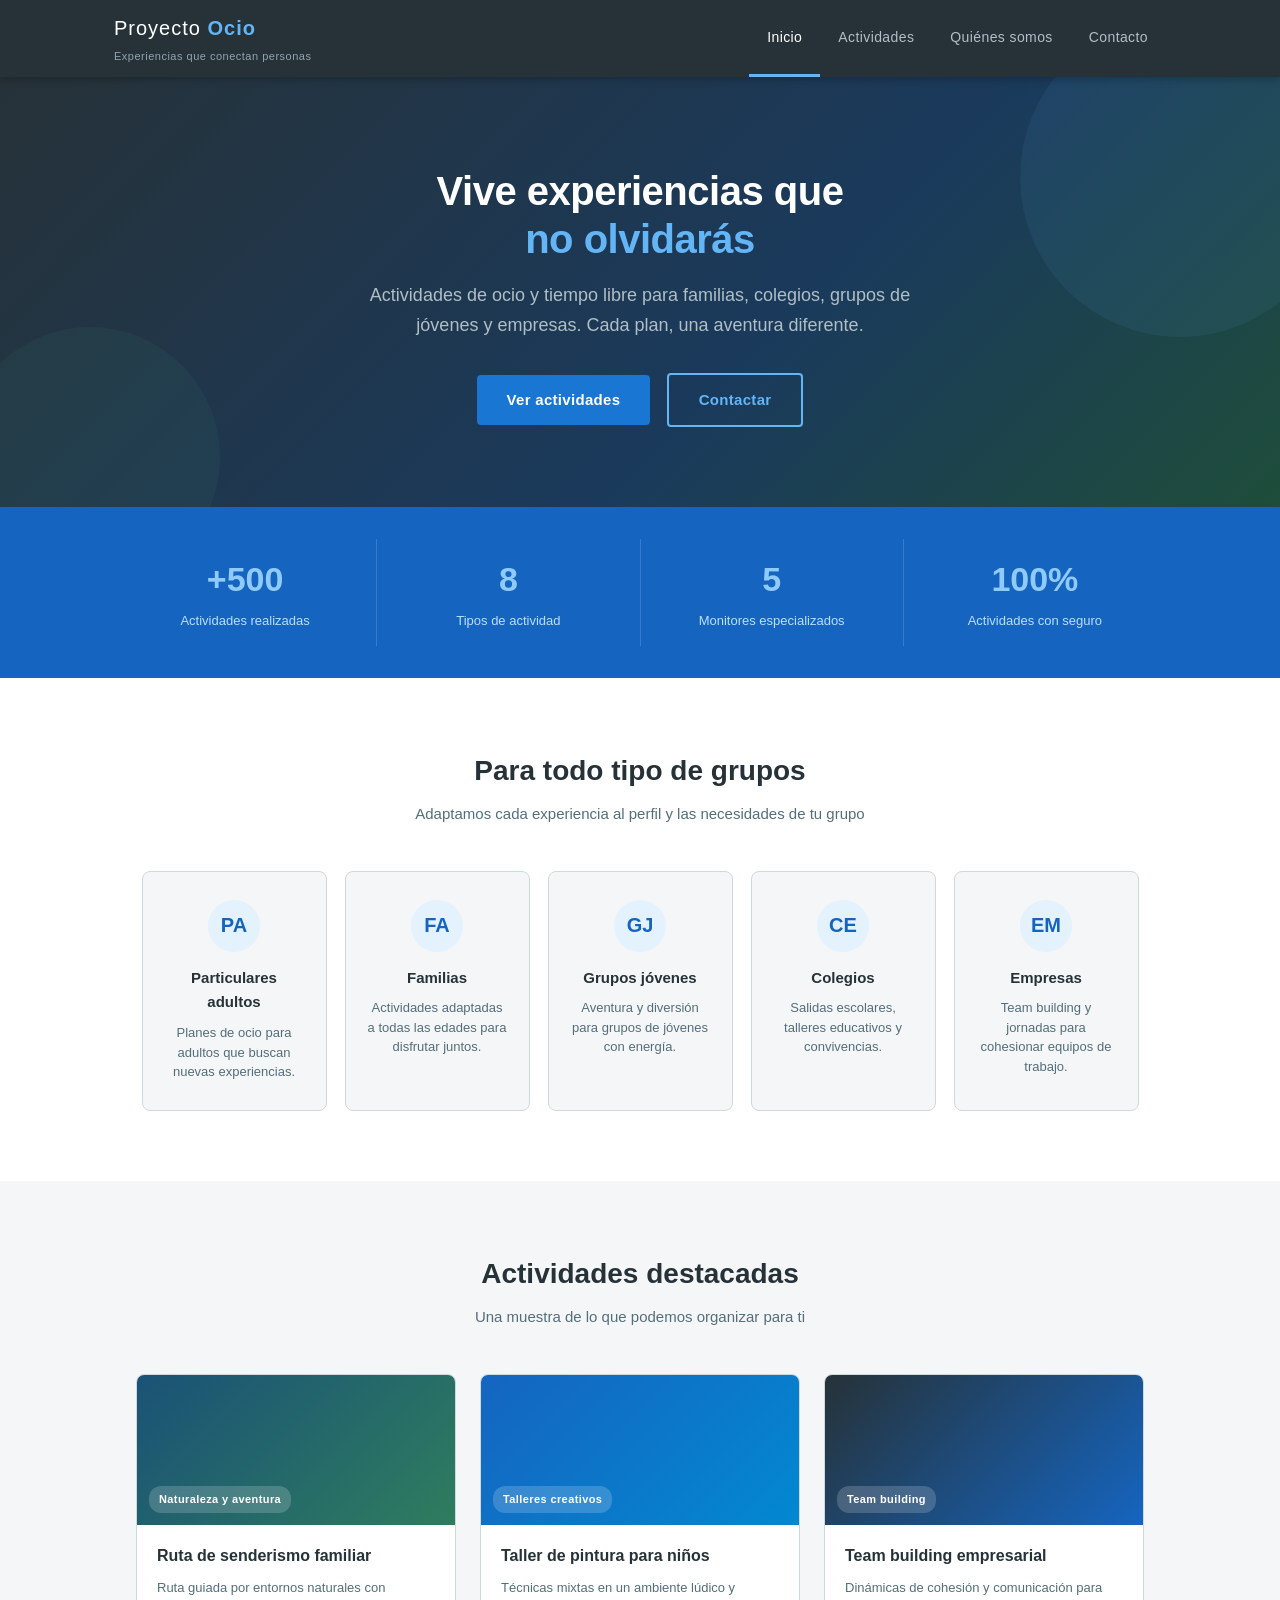
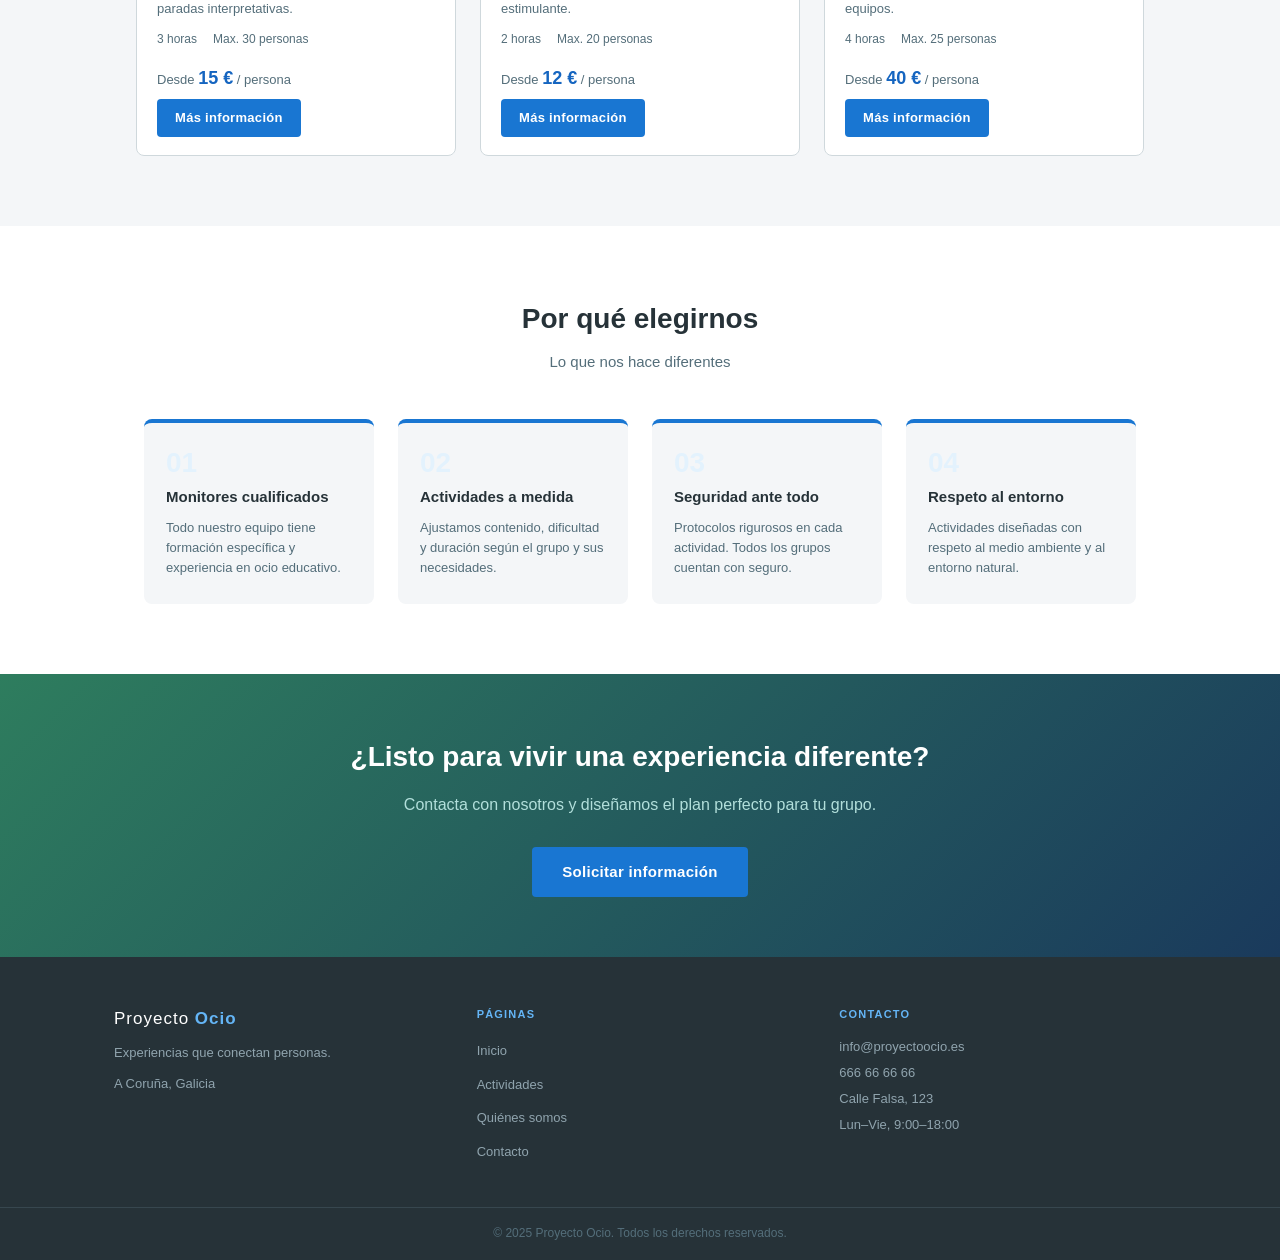
<file: web/index.html>
<!DOCTYPE html>
<html lang="es">
<head>
    <meta charset="UTF-8">
    <meta name="viewport" content="width=device-width, initial-scale=1.0">
    <title>Proyecto Ocio – Actividades y Tiempo Libre</title>
    <link rel="stylesheet" href="css/estilos.css">
</head>
<body>

    <header>
        <div class="contenedor">
            <div class="logo">
                <span class="logo-texto">Proyecto <strong>Ocio</strong></span>
                <p class="logo-slogan">Experiencias que conectan personas</p>
            </div>
            <nav>
                <ul>
                    <li><a href="index.html" class="activo">Inicio</a></li>
                    <li><a href="actividades.html">Actividades</a></li>
                    <li><a href="nosotros.html">Quiénes somos</a></li>
                    <li><a href="contacto.html">Contacto</a></li>
                </ul>
            </nav>
        </div>
    </header>

    <!-- HERO -->
    <section class="hero">
        <div class="contenedor">
            <h1 class="animar">Vive experiencias que<br><span>no olvidarás</span></h1>
            <p class="animar animar-2">Actividades de ocio y tiempo libre para familias, colegios, grupos de jóvenes y empresas. Cada plan, una aventura diferente.</p>
            <div class="animar animar-3">
                <a href="actividades.html" class="boton">Ver actividades</a>
                <a href="contacto.html" class="boton boton-outline">Contactar</a>
            </div>
        </div>
    </section>

    <!-- CIFRAS -->
    <section class="cifras">
        <div class="contenedor">
            <div class="cifras-grid">
                <div class="cifra animar">
                    <span class="cifra-num">+500</span>
                    <span class="cifra-label">Actividades realizadas</span>
                </div>
                <div class="cifra animar animar-2">
                    <span class="cifra-num">8</span>
                    <span class="cifra-label">Tipos de actividad</span>
                </div>
                <div class="cifra animar animar-3">
                    <span class="cifra-num">5</span>
                    <span class="cifra-label">Monitores especializados</span>
                </div>
                <div class="cifra animar animar-4">
                    <span class="cifra-num">100%</span>
                    <span class="cifra-label">Actividades con seguro</span>
                </div>
            </div>
        </div>
    </section>

    <!-- PARA QUIÉN -->
    <section class="segmentos">
        <div class="contenedor">
            <h2 class="seccion-titulo animar">Para todo tipo de grupos</h2>
            <p class="seccion-subtitulo animar animar-2">Adaptamos cada experiencia al perfil y las necesidades de tu grupo</p>
            <div class="tarjetas">
                <div class="tarjeta animar animar-2">
                    <div class="tarjeta-inicial">PA</div>
                    <h3>Particulares adultos</h3>
                    <p>Planes de ocio para adultos que buscan nuevas experiencias.</p>
                </div>
                <div class="tarjeta animar animar-3">
                    <div class="tarjeta-inicial">FA</div>
                    <h3>Familias</h3>
                    <p>Actividades adaptadas a todas las edades para disfrutar juntos.</p>
                </div>
                <div class="tarjeta animar animar-3">
                    <div class="tarjeta-inicial">GJ</div>
                    <h3>Grupos jóvenes</h3>
                    <p>Aventura y diversión para grupos de jóvenes con energía.</p>
                </div>
                <div class="tarjeta animar animar-4">
                    <div class="tarjeta-inicial">CE</div>
                    <h3>Colegios</h3>
                    <p>Salidas escolares, talleres educativos y convivencias.</p>
                </div>
                <div class="tarjeta animar animar-5">
                    <div class="tarjeta-inicial">EM</div>
                    <h3>Empresas</h3>
                    <p>Team building y jornadas para cohesionar equipos de trabajo.</p>
                </div>
            </div>
        </div>
    </section>

    <!-- ACTIVIDADES DESTACADAS -->
    <section class="destacadas">
        <div class="contenedor">
            <h2 class="seccion-titulo animar">Actividades destacadas</h2>
            <p class="seccion-subtitulo animar animar-2">Una muestra de lo que podemos organizar para ti</p>
            <div class="actividades-grid">
                <article class="actividad animar animar-2">
                    <div class="actividad-imagen img-nat">
                        <span class="actividad-badge">Naturaleza y aventura</span>
                    </div>
                    <div class="actividad-info">
                        <h3>Ruta de senderismo familiar</h3>
                        <p>Ruta guiada por entornos naturales con paradas interpretativas.</p>
                        <div class="actividad-meta">
                            <span>3 horas</span>
                            <span>Max. 30 personas</span>
                        </div>
                        <p class="precio">Desde <strong>15 €</strong> / persona</p>
                        <a href="actividades.html" class="boton boton-small">Más información</a>
                    </div>
                </article>
                <article class="actividad animar animar-3">
                    <div class="actividad-imagen img-taller">
                        <span class="actividad-badge">Talleres creativos</span>
                    </div>
                    <div class="actividad-info">
                        <h3>Taller de pintura para niños</h3>
                        <p>Técnicas mixtas en un ambiente lúdico y estimulante.</p>
                        <div class="actividad-meta">
                            <span>2 horas</span>
                            <span>Max. 20 personas</span>
                        </div>
                        <p class="precio">Desde <strong>12 €</strong> / persona</p>
                        <a href="actividades.html" class="boton boton-small">Más información</a>
                    </div>
                </article>
                <article class="actividad animar animar-4">
                    <div class="actividad-imagen img-team">
                        <span class="actividad-badge">Team building</span>
                    </div>
                    <div class="actividad-info">
                        <h3>Team building empresarial</h3>
                        <p>Dinámicas de cohesión y comunicación para equipos.</p>
                        <div class="actividad-meta">
                            <span>4 horas</span>
                            <span>Max. 25 personas</span>
                        </div>
                        <p class="precio">Desde <strong>40 €</strong> / persona</p>
                        <a href="actividades.html" class="boton boton-small">Más información</a>
                    </div>
                </article>
            </div>
        </div>
    </section>

    <!-- POR QUÉ ELEGIRNOS -->
    <section class="por-que">
        <div class="contenedor">
            <h2 class="seccion-titulo animar">Por qué elegirnos</h2>
            <p class="seccion-subtitulo animar animar-2">Lo que nos hace diferentes</p>
            <div class="razones">
                <div class="razon animar animar-2">
                    <span class="razon-num">01</span>
                    <h3>Monitores cualificados</h3>
                    <p>Todo nuestro equipo tiene formación específica y experiencia en ocio educativo.</p>
                </div>
                <div class="razon animar animar-3">
                    <span class="razon-num">02</span>
                    <h3>Actividades a medida</h3>
                    <p>Ajustamos contenido, dificultad y duración según el grupo y sus necesidades.</p>
                </div>
                <div class="razon animar animar-4">
                    <span class="razon-num">03</span>
                    <h3>Seguridad ante todo</h3>
                    <p>Protocolos rigurosos en cada actividad. Todos los grupos cuentan con seguro.</p>
                </div>
                <div class="razon animar animar-5">
                    <span class="razon-num">04</span>
                    <h3>Respeto al entorno</h3>
                    <p>Actividades diseñadas con respeto al medio ambiente y al entorno natural.</p>
                </div>
            </div>
        </div>
    </section>

    <!-- CTA -->
    <section class="cta">
        <div class="contenedor">
            <h2 class="animar">¿Listo para vivir una experiencia diferente?</h2>
            <p class="animar animar-2">Contacta con nosotros y diseñamos el plan perfecto para tu grupo.</p>
            <a href="contacto.html" class="boton animar animar-3">Solicitar información</a>
        </div>
    </section>

    <footer>
        <div class="contenedor footer-grid">
            <div class="footer-col">
                <span class="logo-texto">Proyecto <strong>Ocio</strong></span>
                <p>Experiencias que conectan personas.</p>
                <p style="margin-top:10px;">A Coruña, Galicia</p>
            </div>
            <div class="footer-col">
                <h4>Páginas</h4>
                <ul>
                    <li><a href="index.html">Inicio</a></li>
                    <li><a href="actividades.html">Actividades</a></li>
                    <li><a href="nosotros.html">Quiénes somos</a></li>
                    <li><a href="contacto.html">Contacto</a></li>
                </ul>
            </div>
            <div class="footer-col">
                <h4>Contacto</h4>
                <p>info@proyectoocio.es</p>
                <p>666 66 66 66</p>
                <p>Calle Falsa, 123</p>
                <p>Lun–Vie, 9:00–18:00</p>
            </div>
        </div>
        <div class="footer-copy">
            <p>&copy; 2025 Proyecto Ocio. Todos los derechos reservados.</p>
        </div>
    </footer>

</body>
</html>
</file>
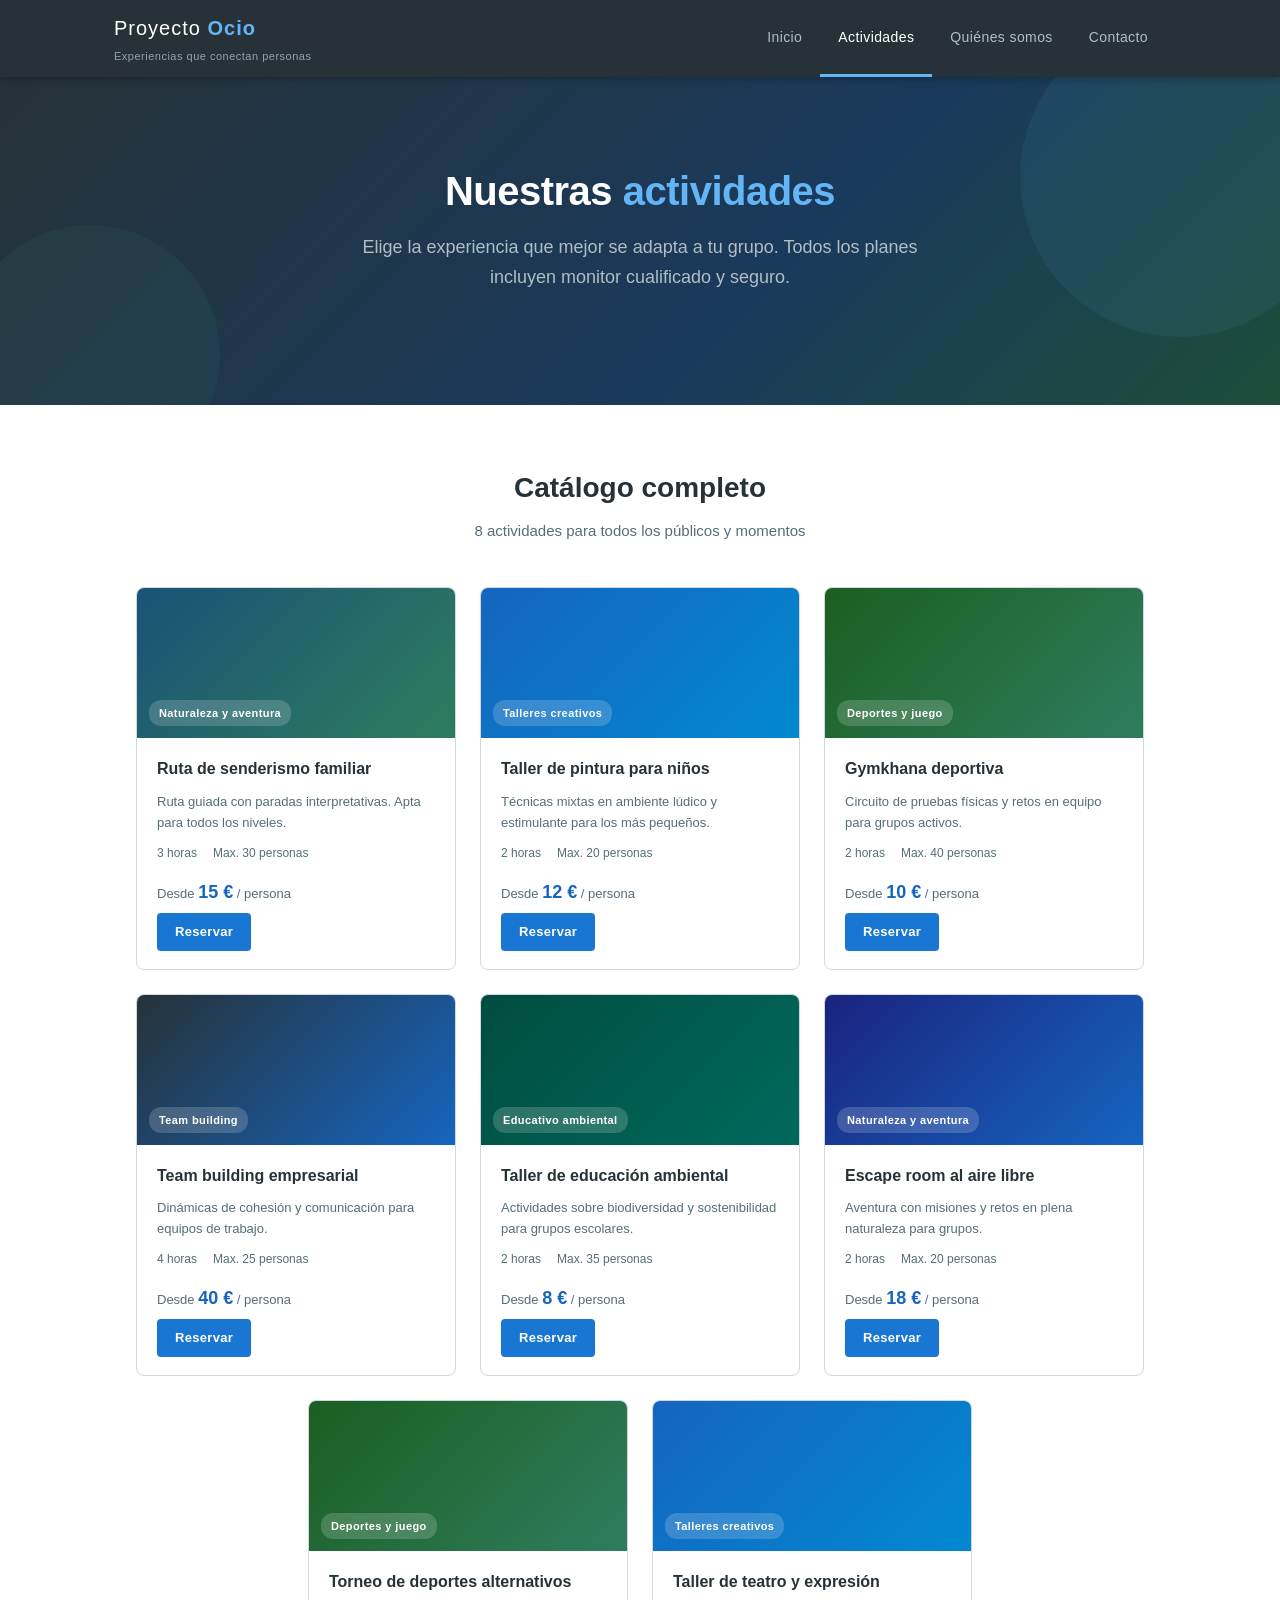
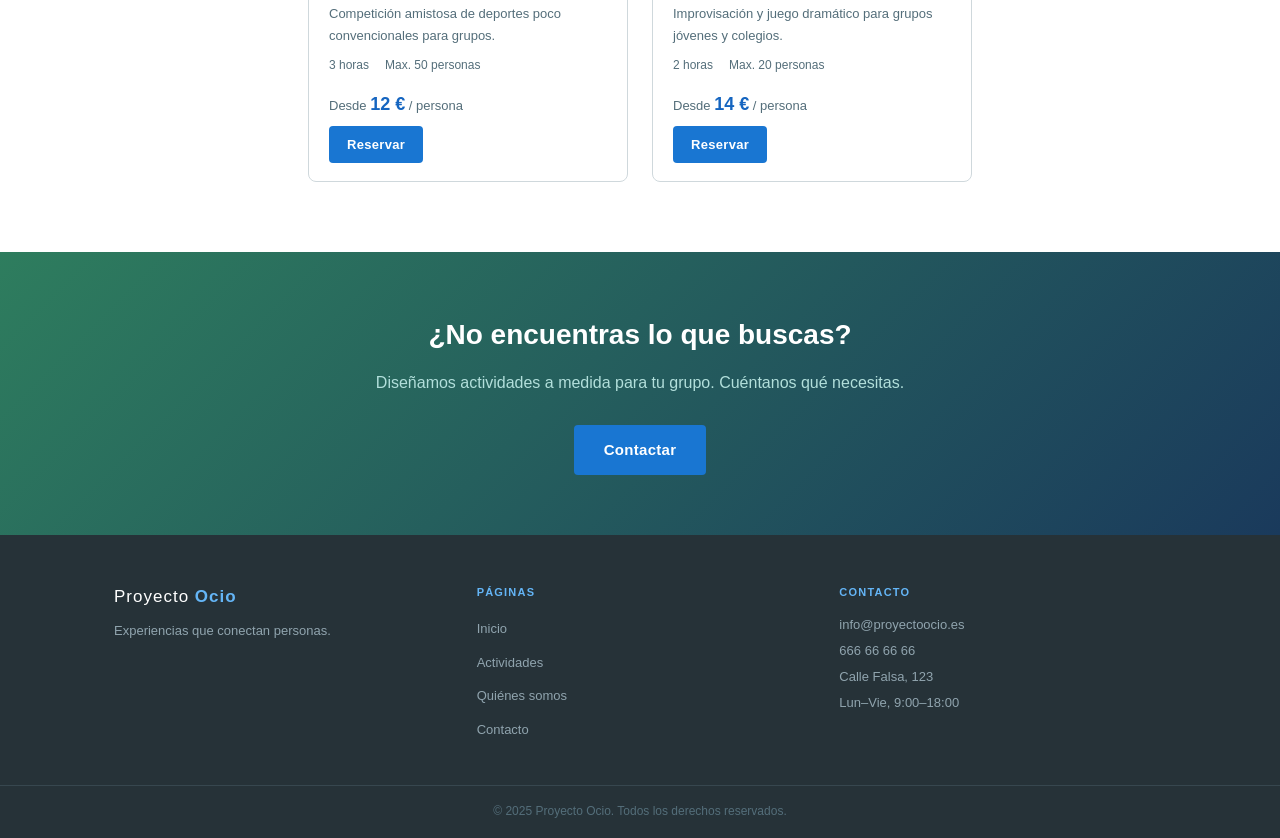
<file: web/actividades.html>
<!DOCTYPE html>
<html lang="es">
<head>
    <meta charset="UTF-8">
    <meta name="viewport" content="width=device-width, initial-scale=1.0">
    <title>Actividades – Proyecto Ocio</title>
    <link rel="stylesheet" href="css/estilos.css">
</head>
<body>

    <header>
        <div class="contenedor">
            <div class="logo">
                <span class="logo-texto">Proyecto <strong>Ocio</strong></span>
                <p class="logo-slogan">Experiencias que conectan personas</p>
            </div>
            <nav>
                <ul>
                    <li><a href="index.html">Inicio</a></li>
                    <li><a href="actividades.html" class="activo">Actividades</a></li>
                    <li><a href="nosotros.html">Quiénes somos</a></li>
                    <li><a href="contacto.html">Contacto</a></li>
                </ul>
            </nav>
        </div>
    </header>

    <section class="hero">
        <div class="contenedor">
            <h1 class="animar">Nuestras <span>actividades</span></h1>
            <p class="animar animar-2">Elige la experiencia que mejor se adapta a tu grupo. Todos los planes incluyen monitor cualificado y seguro.</p>
        </div>
    </section>

    <section class="destacadas" style="background-color: #fff; padding-top: 60px;">
        <div class="contenedor">
            <h2 class="seccion-titulo animar">Catálogo completo</h2>
            <p class="seccion-subtitulo animar animar-2">8 actividades para todos los públicos y momentos</p>
            <div class="actividades-grid">

                <article class="actividad animar animar-2">
                    <div class="actividad-imagen img-nat">
                        <span class="actividad-badge">Naturaleza y aventura</span>
                    </div>
                    <div class="actividad-info">
                        <h3>Ruta de senderismo familiar</h3>
                        <p>Ruta guiada con paradas interpretativas. Apta para todos los niveles.</p>
                        <div class="actividad-meta">
                            <span>3 horas</span>
                            <span>Max. 30 personas</span>
                        </div>
                        <p class="precio">Desde <strong>15 €</strong> / persona</p>
                        <a href="contacto.html" class="boton boton-small">Reservar</a>
                    </div>
                </article>

                <article class="actividad animar animar-3">
                    <div class="actividad-imagen img-taller">
                        <span class="actividad-badge">Talleres creativos</span>
                    </div>
                    <div class="actividad-info">
                        <h3>Taller de pintura para niños</h3>
                        <p>Técnicas mixtas en ambiente lúdico y estimulante para los más pequeños.</p>
                        <div class="actividad-meta">
                            <span>2 horas</span>
                            <span>Max. 20 personas</span>
                        </div>
                        <p class="precio">Desde <strong>12 €</strong> / persona</p>
                        <a href="contacto.html" class="boton boton-small">Reservar</a>
                    </div>
                </article>

                <article class="actividad animar animar-4">
                    <div class="actividad-imagen img-deporte">
                        <span class="actividad-badge">Deportes y juego</span>
                    </div>
                    <div class="actividad-info">
                        <h3>Gymkhana deportiva</h3>
                        <p>Circuito de pruebas físicas y retos en equipo para grupos activos.</p>
                        <div class="actividad-meta">
                            <span>2 horas</span>
                            <span>Max. 40 personas</span>
                        </div>
                        <p class="precio">Desde <strong>10 €</strong> / persona</p>
                        <a href="contacto.html" class="boton boton-small">Reservar</a>
                    </div>
                </article>

                <article class="actividad animar animar-2">
                    <div class="actividad-imagen img-team">
                        <span class="actividad-badge">Team building</span>
                    </div>
                    <div class="actividad-info">
                        <h3>Team building empresarial</h3>
                        <p>Dinámicas de cohesión y comunicación para equipos de trabajo.</p>
                        <div class="actividad-meta">
                            <span>4 horas</span>
                            <span>Max. 25 personas</span>
                        </div>
                        <p class="precio">Desde <strong>40 €</strong> / persona</p>
                        <a href="contacto.html" class="boton boton-small">Reservar</a>
                    </div>
                </article>

                <article class="actividad animar animar-3">
                    <div class="actividad-imagen img-edu">
                        <span class="actividad-badge">Educativo ambiental</span>
                    </div>
                    <div class="actividad-info">
                        <h3>Taller de educación ambiental</h3>
                        <p>Actividades sobre biodiversidad y sostenibilidad para grupos escolares.</p>
                        <div class="actividad-meta">
                            <span>2 horas</span>
                            <span>Max. 35 personas</span>
                        </div>
                        <p class="precio">Desde <strong>8 €</strong> / persona</p>
                        <a href="contacto.html" class="boton boton-small">Reservar</a>
                    </div>
                </article>

                <article class="actividad animar animar-4">
                    <div class="actividad-imagen img-escape">
                        <span class="actividad-badge">Naturaleza y aventura</span>
                    </div>
                    <div class="actividad-info">
                        <h3>Escape room al aire libre</h3>
                        <p>Aventura con misiones y retos en plena naturaleza para grupos.</p>
                        <div class="actividad-meta">
                            <span>2 horas</span>
                            <span>Max. 20 personas</span>
                        </div>
                        <p class="precio">Desde <strong>18 €</strong> / persona</p>
                        <a href="contacto.html" class="boton boton-small">Reservar</a>
                    </div>
                </article>

                <article class="actividad animar animar-2">
                    <div class="actividad-imagen img-deporte">
                        <span class="actividad-badge">Deportes y juego</span>
                    </div>
                    <div class="actividad-info">
                        <h3>Torneo de deportes alternativos</h3>
                        <p>Competición amistosa de deportes poco convencionales para grupos.</p>
                        <div class="actividad-meta">
                            <span>3 horas</span>
                            <span>Max. 50 personas</span>
                        </div>
                        <p class="precio">Desde <strong>12 €</strong> / persona</p>
                        <a href="contacto.html" class="boton boton-small">Reservar</a>
                    </div>
                </article>

                <article class="actividad animar animar-3">
                    <div class="actividad-imagen img-taller">
                        <span class="actividad-badge">Talleres creativos</span>
                    </div>
                    <div class="actividad-info">
                        <h3>Taller de teatro y expresión</h3>
                        <p>Improvisación y juego dramático para grupos jóvenes y colegios.</p>
                        <div class="actividad-meta">
                            <span>2 horas</span>
                            <span>Max. 20 personas</span>
                        </div>
                        <p class="precio">Desde <strong>14 €</strong> / persona</p>
                        <a href="contacto.html" class="boton boton-small">Reservar</a>
                    </div>
                </article>

            </div>
        </div>
    </section>

    <section class="cta">
        <div class="contenedor">
            <h2>¿No encuentras lo que buscas?</h2>
            <p>Diseñamos actividades a medida para tu grupo. Cuéntanos qué necesitas.</p>
            <a href="contacto.html" class="boton">Contactar</a>
        </div>
    </section>

    <footer>
        <div class="contenedor footer-grid">
            <div class="footer-col">
                <span class="logo-texto">Proyecto <strong>Ocio</strong></span>
                <p>Experiencias que conectan personas.</p>
            </div>
            <div class="footer-col">
                <h4>Páginas</h4>
                <ul>
                    <li><a href="index.html">Inicio</a></li>
                    <li><a href="actividades.html">Actividades</a></li>
                    <li><a href="nosotros.html">Quiénes somos</a></li>
                    <li><a href="contacto.html">Contacto</a></li>
                </ul>
            </div>
            <div class="footer-col">
                <h4>Contacto</h4>
                <p>info@proyectoocio.es</p>
                <p>666 66 66 66</p>
                <p>Calle Falsa, 123</p>
                <p>Lun–Vie, 9:00–18:00</p>
            </div>
        </div>
        <div class="footer-copy">
            <p>&copy; 2025 Proyecto Ocio. Todos los derechos reservados.</p>
        </div>
    </footer>

</body>
</html>
</file>
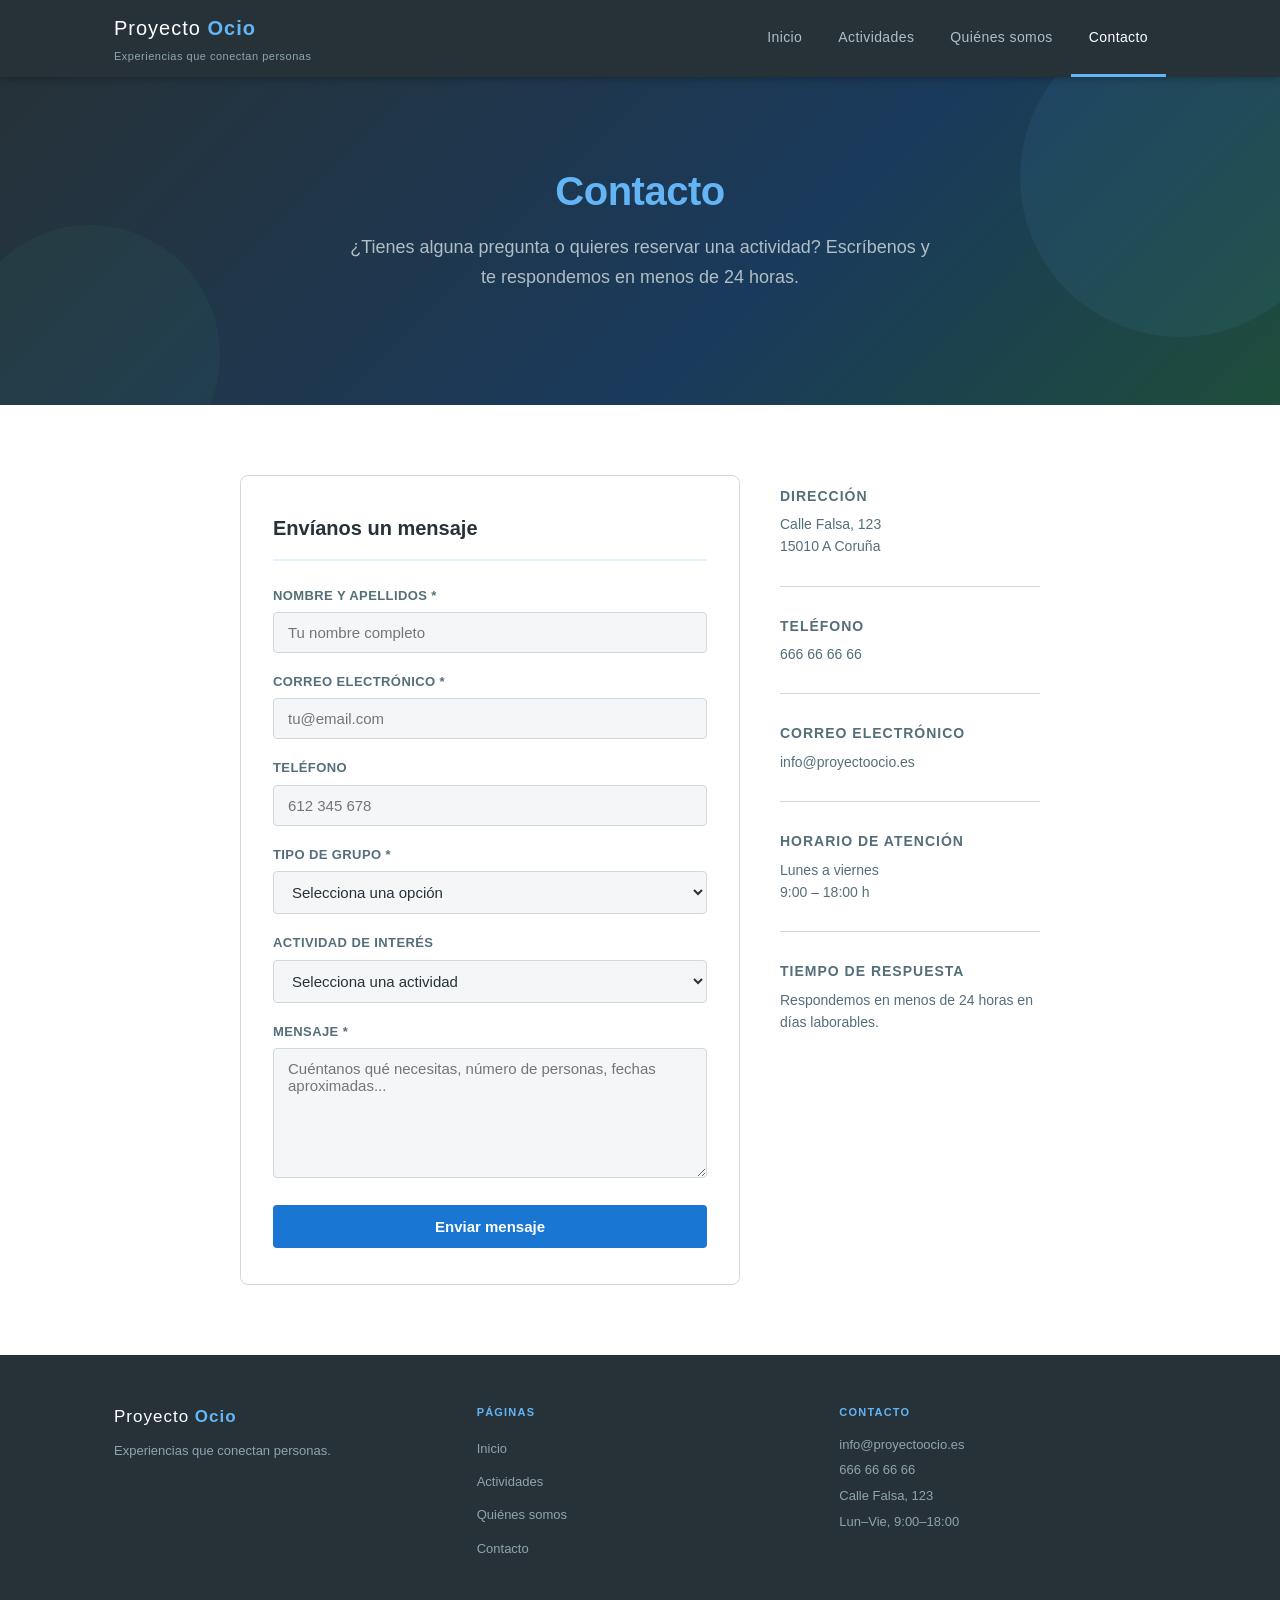
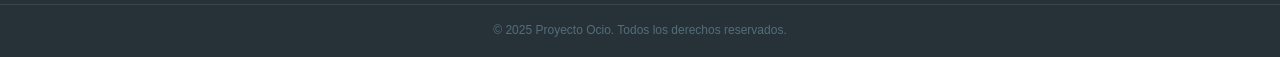
<file: web/contacto.html>
<!DOCTYPE html>
<html lang="es">
<head>
    <meta charset="UTF-8">
    <meta name="viewport" content="width=device-width, initial-scale=1.0">
    <title>Contacto – Proyecto Ocio</title>
    <link rel="stylesheet" href="css/estilos.css">
</head>
<body>

    <header>
        <div class="contenedor">
            <div class="logo">
                <span class="logo-texto">Proyecto <strong>Ocio</strong></span>
                <p class="logo-slogan">Experiencias que conectan personas</p>
            </div>
            <nav>
                <ul>
                    <li><a href="index.html">Inicio</a></li>
                    <li><a href="actividades.html">Actividades</a></li>
                    <li><a href="nosotros.html">Quiénes somos</a></li>
                    <li><a href="contacto.html" class="activo">Contacto</a></li>
                </ul>
            </nav>
        </div>
    </header>

    <section class="hero">
        <div class="contenedor">
            <h1 class="animar"><span>Contacto</span></h1>
            <p class="animar animar-2">¿Tienes alguna pregunta o quieres reservar una actividad? Escríbenos y te respondemos en menos de 24 horas.</p>
        </div>
    </section>

    <section class="segmentos">
        <div class="contenedor">
            <div class="contacto-grid">

                <div class="formulario animar animar-2">
                    <h2>Envíanos un mensaje</h2>
                    <form action="#" method="post">
                        <div class="campo">
                            <label for="nombre">Nombre y apellidos *</label>
                            <input type="text" id="nombre" name="nombre" placeholder="Tu nombre completo" required>
                        </div>
                        <div class="campo">
                            <label for="email">Correo electrónico *</label>
                            <input type="email" id="email" name="email" placeholder="tu@email.com" required>
                        </div>
                        <div class="campo">
                            <label for="telefono">Teléfono</label>
                            <input type="tel" id="telefono" name="telefono" placeholder="612 345 678">
                        </div>
                        <div class="campo">
                            <label for="tipo">Tipo de grupo *</label>
                            <select id="tipo" name="tipo" required>
                                <option value="">Selecciona una opción</option>
                                <option value="particular">Particular adulto</option>
                                <option value="familia">Familia</option>
                                <option value="jovenes">Grupo de jóvenes</option>
                                <option value="colegio">Colegio</option>
                                <option value="empresa">Empresa</option>
                            </select>
                        </div>
                        <div class="campo">
                            <label for="actividad">Actividad de interés</label>
                            <select id="actividad" name="actividad">
                                <option value="">Selecciona una actividad</option>
                                <option value="senderismo">Ruta de senderismo familiar</option>
                                <option value="pintura">Taller de pintura para niños</option>
                                <option value="gymkhana">Gymkhana deportiva</option>
                                <option value="team">Team building empresarial</option>
                                <option value="ambiental">Taller educación ambiental</option>
                                <option value="escape">Escape room al aire libre</option>
                                <option value="torneo">Torneo deportes alternativos</option>
                                <option value="teatro">Taller de teatro y expresión</option>
                                <option value="otra">Otra / No sé todavía</option>
                            </select>
                        </div>
                        <div class="campo">
                            <label for="mensaje">Mensaje *</label>
                            <textarea id="mensaje" name="mensaje" placeholder="Cuéntanos qué necesitas, número de personas, fechas aproximadas..." required></textarea>
                        </div>
                        <button type="submit" class="boton-enviar">Enviar mensaje</button>
                    </form>
                </div>

                <div class="info-contacto animar animar-3">
                    <div class="info-item">
                        <p class="info-item-titulo">Dirección</p>
                        <p>Calle Falsa, 123<br>15010 A Coruña</p>
                    </div>
                    <div class="info-item">
                        <p class="info-item-titulo">Teléfono</p>
                        <p>666 66 66 66</p>
                    </div>
                    <div class="info-item">
                        <p class="info-item-titulo">Correo electrónico</p>
                        <p>info@proyectoocio.es</p>
                    </div>
                    <div class="info-item">
                        <p class="info-item-titulo">Horario de atención</p>
                        <p>Lunes a viernes<br>9:00 – 18:00 h</p>
                    </div>
                    <div class="info-item">
                        <p class="info-item-titulo">Tiempo de respuesta</p>
                        <p>Respondemos en menos de 24 horas en días laborables.</p>
                    </div>
                </div>

            </div>
        </div>
    </section>

    <footer>
        <div class="contenedor footer-grid">
            <div class="footer-col">
                <span class="logo-texto">Proyecto <strong>Ocio</strong></span>
                <p>Experiencias que conectan personas.</p>
            </div>
            <div class="footer-col">
                <h4>Páginas</h4>
                <ul>
                    <li><a href="index.html">Inicio</a></li>
                    <li><a href="actividades.html">Actividades</a></li>
                    <li><a href="nosotros.html">Quiénes somos</a></li>
                    <li><a href="contacto.html">Contacto</a></li>
                </ul>
            </div>
            <div class="footer-col">
                <h4>Contacto</h4>
                <p>info@proyectoocio.es</p>
                <p>666 66 66 66</p>
                <p>Calle Falsa, 123</p>
                <p>Lun–Vie, 9:00–18:00</p>
            </div>
        </div>
        <div class="footer-copy">
            <p>&copy; 2025 Proyecto Ocio. Todos los derechos reservados.</p>
        </div>
    </footer>

</body>
</html>
</file>
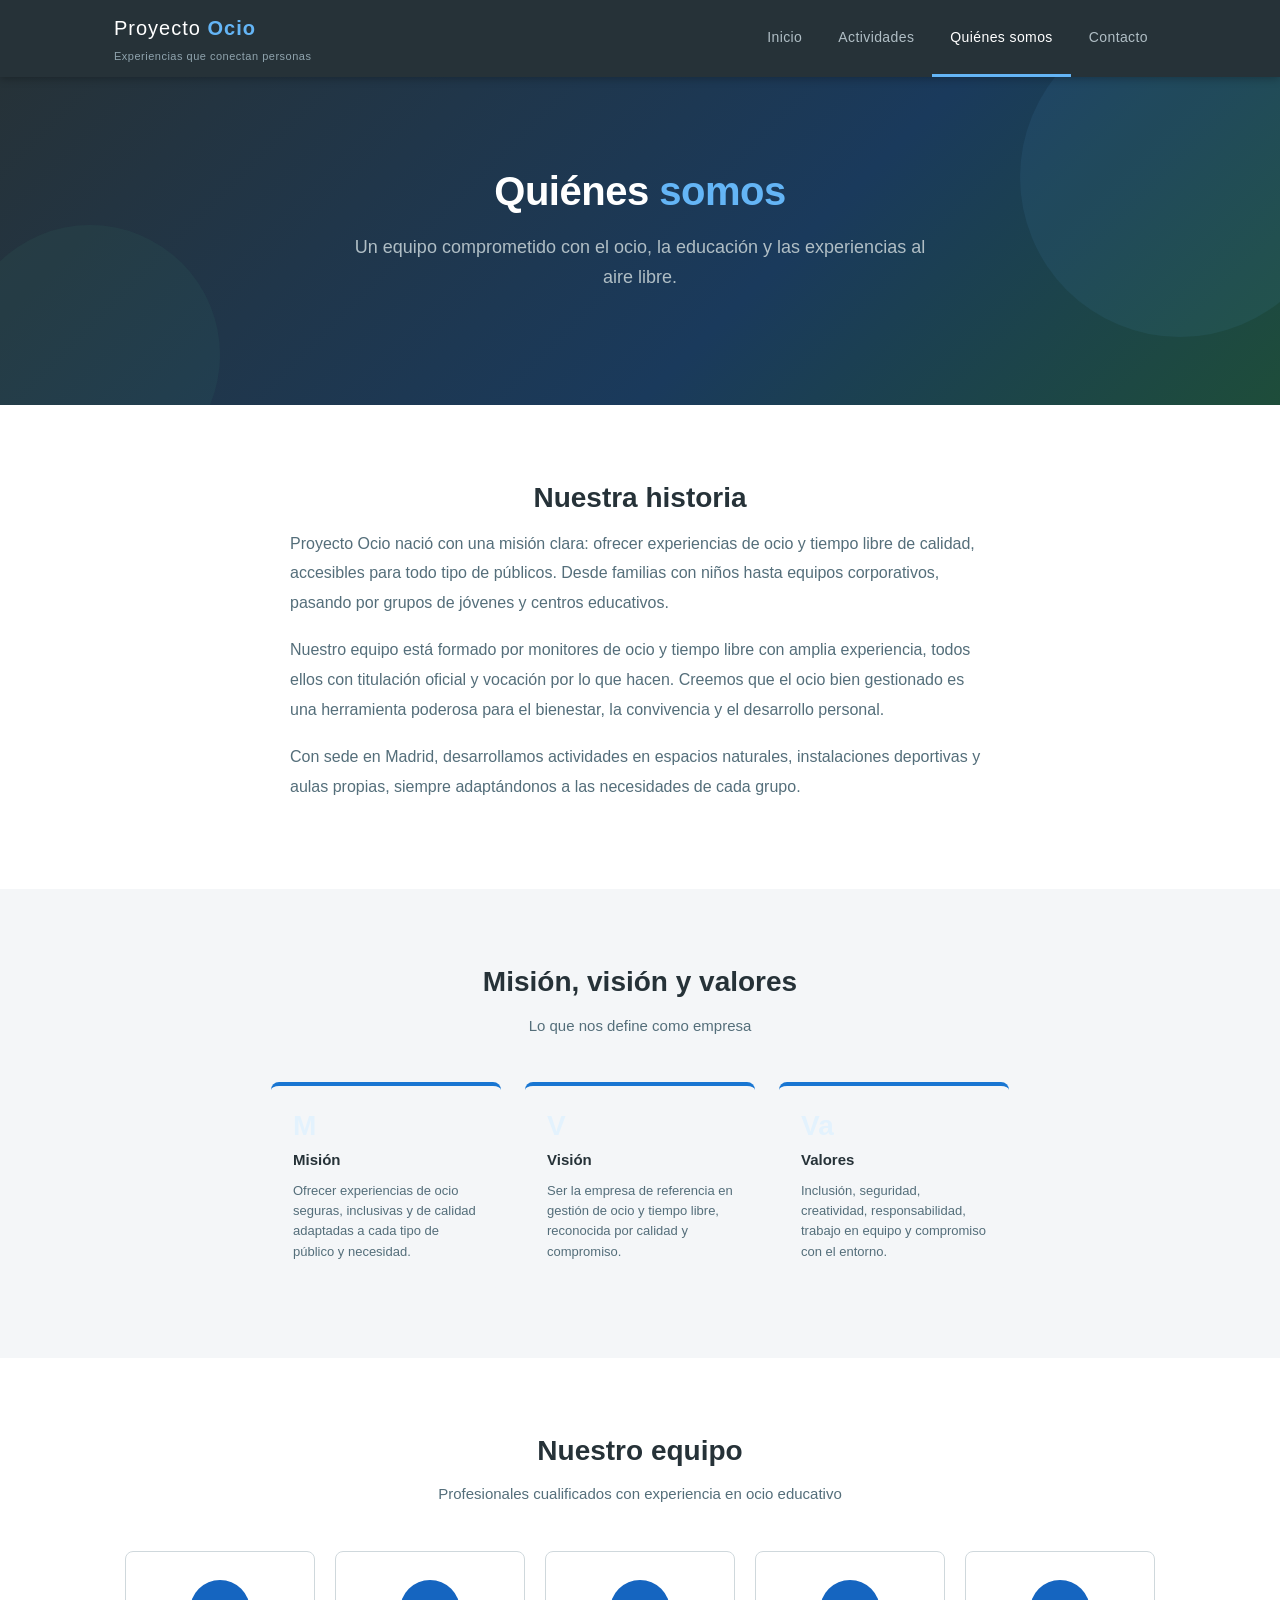
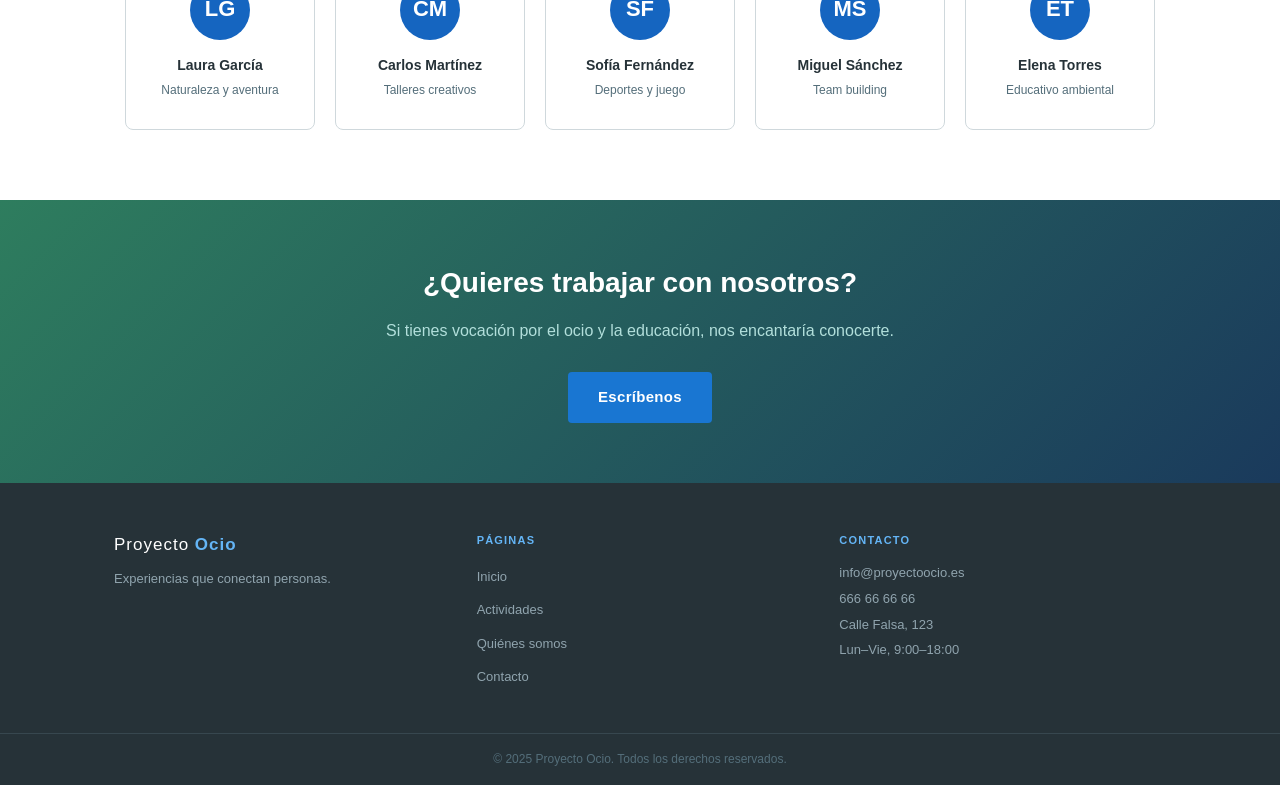
<file: web/nosotros.html>
<!DOCTYPE html>
<html lang="es">
<head>
    <meta charset="UTF-8">
    <meta name="viewport" content="width=device-width, initial-scale=1.0">
    <title>Quiénes somos – Proyecto Ocio</title>
    <link rel="stylesheet" href="css/estilos.css">
</head>
<body>

    <header>
        <div class="contenedor">
            <div class="logo">
                <span class="logo-texto">Proyecto <strong>Ocio</strong></span>
                <p class="logo-slogan">Experiencias que conectan personas</p>
            </div>
            <nav>
                <ul>
                    <li><a href="index.html">Inicio</a></li>
                    <li><a href="actividades.html">Actividades</a></li>
                    <li><a href="nosotros.html" class="activo">Quiénes somos</a></li>
                    <li><a href="contacto.html">Contacto</a></li>
                </ul>
            </nav>
        </div>
    </header>

    <section class="hero">
        <div class="contenedor">
            <h1 class="animar">Quiénes <span>somos</span></h1>
            <p class="animar animar-2">Un equipo comprometido con el ocio, la educación y las experiencias al aire libre.</p>
        </div>
    </section>

    <!-- HISTORIA -->
    <section class="segmentos">
        <div class="contenedor">
            <h2 class="seccion-titulo animar">Nuestra historia</h2>
            <div class="historia-texto animar animar-2">
                <p>Proyecto Ocio nació con una misión clara: ofrecer experiencias de ocio y tiempo libre de calidad, accesibles para todo tipo de públicos. Desde familias con niños hasta equipos corporativos, pasando por grupos de jóvenes y centros educativos.</p>
                <p>Nuestro equipo está formado por monitores de ocio y tiempo libre con amplia experiencia, todos ellos con titulación oficial y vocación por lo que hacen. Creemos que el ocio bien gestionado es una herramienta poderosa para el bienestar, la convivencia y el desarrollo personal.</p>
                <p>Con sede en Madrid, desarrollamos actividades en espacios naturales, instalaciones deportivas y aulas propias, siempre adaptándonos a las necesidades de cada grupo.</p>
            </div>
        </div>
    </section>

    <!-- MISIÓN VISIÓN VALORES -->
    <section class="por-que" style="background-color: var(--gris-claro);">
        <div class="contenedor">
            <h2 class="seccion-titulo animar">Misión, visión y valores</h2>
            <p class="seccion-subtitulo animar animar-2">Lo que nos define como empresa</p>
            <div class="razones">
                <div class="razon animar animar-2">
                    <span class="razon-num">M</span>
                    <h3>Misión</h3>
                    <p>Ofrecer experiencias de ocio seguras, inclusivas y de calidad adaptadas a cada tipo de público y necesidad.</p>
                </div>
                <div class="razon animar animar-3">
                    <span class="razon-num">V</span>
                    <h3>Visión</h3>
                    <p>Ser la empresa de referencia en gestión de ocio y tiempo libre, reconocida por calidad y compromiso.</p>
                </div>
                <div class="razon animar animar-4">
                    <span class="razon-num">Va</span>
                    <h3>Valores</h3>
                    <p>Inclusión, seguridad, creatividad, responsabilidad, trabajo en equipo y compromiso con el entorno.</p>
                </div>
            </div>
        </div>
    </section>

    <!-- EQUIPO -->
    <section class="segmentos">
        <div class="contenedor">
            <h2 class="seccion-titulo animar">Nuestro equipo</h2>
            <p class="seccion-subtitulo animar animar-2">Profesionales cualificados con experiencia en ocio educativo</p>
            <div class="equipo-grid">
                <div class="miembro animar animar-2">
                    <div class="miembro-avatar">LG</div>
                    <h3>Laura García</h3>
                    <p>Naturaleza y aventura</p>
                </div>
                <div class="miembro animar animar-2">
                    <div class="miembro-avatar">CM</div>
                    <h3>Carlos Martínez</h3>
                    <p>Talleres creativos</p>
                </div>
                <div class="miembro animar animar-3">
                    <div class="miembro-avatar">SF</div>
                    <h3>Sofía Fernández</h3>
                    <p>Deportes y juego</p>
                </div>
                <div class="miembro animar animar-4">
                    <div class="miembro-avatar">MS</div>
                    <h3>Miguel Sánchez</h3>
                    <p>Team building</p>
                </div>
                <div class="miembro animar animar-5">
                    <div class="miembro-avatar">ET</div>
                    <h3>Elena Torres</h3>
                    <p>Educativo ambiental</p>
                </div>
            </div>
        </div>
    </section>

    <section class="cta">
        <div class="contenedor">
            <h2>¿Quieres trabajar con nosotros?</h2>
            <p>Si tienes vocación por el ocio y la educación, nos encantaría conocerte.</p>
            <a href="contacto.html" class="boton">Escríbenos</a>
        </div>
    </section>

    <footer>
        <div class="contenedor footer-grid">
            <div class="footer-col">
                <span class="logo-texto">Proyecto <strong>Ocio</strong></span>
                <p>Experiencias que conectan personas.</p>
            </div>
            <div class="footer-col">
                <h4>Páginas</h4>
                <ul>
                    <li><a href="index.html">Inicio</a></li>
                    <li><a href="actividades.html">Actividades</a></li>
                    <li><a href="nosotros.html">Quiénes somos</a></li>
                    <li><a href="contacto.html">Contacto</a></li>
                </ul>
            </div>
            <div class="footer-col">
                <h4>Contacto</h4>
                <p>info@proyectoocio.es</p>
                <p>666 66 66 66</p>
                <p>Calle Falsa, 123</p>
                <p>Lun–Vie, 9:00–18:00</p>
            </div>
        </div>
        <div class="footer-copy">
            <p>&copy; 2025 Proyecto Ocio. Todos los derechos reservados.</p>
        </div>
    </footer>

</body>
</html>
</file>
<file: web/css/estilos.css>
/* ============================================================
   Proyecto Ocio v2 – Hoja de estilos principal
   Paleta fría: azules, grises y verdes
   ============================================================ */

/* --- Variables --- */
:root {
    --azul:         #1565c0;
    --azul-medio:   #1976d2;
    --azul-claro:   #e3f2fd;
    --verde:        #2e7d5e;
    --verde-claro:  #43a07a;
    --verde-fondo:  #e8f5ee;
    --gris-oscuro:  #263238;
    --gris-medio:   #546e7a;
    --gris-claro:   #f4f6f8;
    --gris-borde:   #cfd8dc;
    --blanco:       #ffffff;
    --fuente:       'Segoe UI', Tahoma, Geneva, sans-serif;
}

/* --- Reset --- */
* {
    margin: 0;
    padding: 0;
    box-sizing: border-box;
}

html {
    scroll-behavior: smooth;
}

body {
    font-family: var(--fuente);
    font-size: 16px;
    color: var(--gris-oscuro);
    background-color: var(--blanco);
    line-height: 1.65;
}

a {
    color: var(--azul);
    text-decoration: none;
}

a:hover {
    text-decoration: underline;
}

ul { list-style: none; }

/* --- Contenedor --- */
.contenedor {
    max-width: 1100px;
    margin: 0 auto;
    padding: 0 24px;
}

/* --- Animación de entrada --- */
@keyframes fadeUp {
    from { opacity: 0; transform: translateY(24px); }
    to   { opacity: 1; transform: translateY(0); }
}

.animar {
    animation: fadeUp 0.55s ease both;
}

.animar-2 { animation-delay: 0.12s; }
.animar-3 { animation-delay: 0.24s; }
.animar-4 { animation-delay: 0.36s; }
.animar-5 { animation-delay: 0.48s; }

/* ============================================================
   CABECERA
   ============================================================ */
header {
    background-color: var(--gris-oscuro);
    color: var(--blanco);
    padding: 0;
    position: sticky;
    top: 0;
    z-index: 100;
    box-shadow: 0 2px 8px rgba(0,0,0,0.25);
}

header .contenedor {
    display: flex;
    justify-content: space-between;
    align-items: stretch;
    min-height: 64px;
}

.logo {
    display: flex;
    flex-direction: column;
    justify-content: center;
    padding: 12px 0;
}

.logo-texto {
    font-size: 20px;
    font-weight: 300;
    letter-spacing: 1px;
    color: var(--blanco);
}

.logo-texto strong {
    font-weight: 700;
    color: #64b5f6;
}

.logo-slogan {
    font-size: 11px;
    color: #90a4ae;
    margin-top: 2px;
    letter-spacing: 0.5px;
}

nav {
    display: flex;
    align-items: stretch;
}

nav ul {
    display: flex;
    align-items: stretch;
    gap: 0;
}

nav ul li {
    display: flex;
    align-items: stretch;
}

nav ul li a {
    display: flex;
    align-items: center;
    color: #b0bec5;
    font-size: 14px;
    font-weight: 500;
    padding: 0 18px;
    letter-spacing: 0.4px;
    border-bottom: 3px solid transparent;
    transition: color 0.2s, border-color 0.2s;
}

nav ul li a:hover,
nav ul li a.activo {
    color: var(--blanco);
    border-bottom-color: #64b5f6;
    text-decoration: none;
}

/* ============================================================
   HERO
   ============================================================ */
.hero {
    background: linear-gradient(135deg, var(--gris-oscuro) 0%, #1a3a5c 60%, #1e4d3a 100%);
    color: var(--blanco);
    padding: 90px 0 80px;
    text-align: center;
    position: relative;
    overflow: hidden;
}

/* Decoración geométrica de fondo */
.hero::before {
    content: '';
    position: absolute;
    top: -60px;
    right: -60px;
    width: 320px;
    height: 320px;
    border-radius: 50%;
    background: rgba(100, 181, 246, 0.07);
    pointer-events: none;
}

.hero::after {
    content: '';
    position: absolute;
    bottom: -80px;
    left: -40px;
    width: 260px;
    height: 260px;
    border-radius: 50%;
    background: rgba(67, 160, 122, 0.08);
    pointer-events: none;
}

.hero h1 {
    font-size: 40px;
    font-weight: 700;
    margin-bottom: 18px;
    line-height: 1.2;
    letter-spacing: -0.5px;
}

.hero h1 span {
    color: #64b5f6;
}

.hero p {
    font-size: 18px;
    color: #b0bec5;
    max-width: 580px;
    margin: 0 auto 32px;
}

/* --- Botones --- */
.boton {
    display: inline-block;
    background-color: var(--azul-medio);
    color: var(--blanco);
    padding: 13px 30px;
    border-radius: 4px;
    font-size: 15px;
    font-weight: 600;
    letter-spacing: 0.3px;
    transition: background-color 0.2s, transform 0.15s;
}

.boton:hover {
    background-color: var(--azul);
    text-decoration: none;
    transform: translateY(-2px);
}

.boton-outline {
    background-color: transparent;
    border: 2px solid #64b5f6;
    color: #64b5f6;
    margin-left: 12px;
}

.boton-outline:hover {
    background-color: rgba(100,181,246,0.1);
    transform: translateY(-2px);
}

.boton-small {
    padding: 8px 18px;
    font-size: 13px;
}

.boton-verde {
    background-color: var(--verde);
}

.boton-verde:hover {
    background-color: var(--verde-claro);
}

/* ============================================================
   FRANJA DE DATOS (sección cifras)
   ============================================================ */
.cifras {
    background-color: var(--azul);
    color: var(--blanco);
    padding: 32px 0;
}

.cifras-grid {
    display: flex;
    flex-wrap: wrap;
    justify-content: center;
    gap: 0;
    text-align: center;
}

.cifra {
    flex: 1;
    min-width: 160px;
    padding: 12px 24px;
    border-right: 1px solid rgba(255,255,255,0.15);
}

.cifra:last-child { border-right: none; }

.cifra-num {
    font-size: 34px;
    font-weight: 700;
    display: block;
    color: #90caf9;
}

.cifra-label {
    font-size: 13px;
    color: #bbdefb;
    margin-top: 2px;
}

/* ============================================================
   SEGMENTOS
   ============================================================ */
.segmentos {
    padding: 70px 0;
    background-color: var(--blanco);
}

.seccion-titulo {
    text-align: center;
    font-size: 28px;
    font-weight: 700;
    color: var(--gris-oscuro);
    margin-bottom: 8px;
}

.seccion-subtitulo {
    text-align: center;
    font-size: 15px;
    color: var(--gris-medio);
    margin-bottom: 44px;
}

.tarjetas {
    display: flex;
    flex-wrap: wrap;
    gap: 18px;
    justify-content: center;
}

.tarjeta {
    background-color: var(--gris-claro);
    border: 1px solid var(--gris-borde);
    border-radius: 8px;
    padding: 28px 22px;
    width: 185px;
    text-align: center;
    transition: box-shadow 0.2s, transform 0.2s;
}

.tarjeta:hover {
    box-shadow: 0 6px 20px rgba(21,101,192,0.12);
    transform: translateY(-4px);
}

.tarjeta-inicial {
    width: 52px;
    height: 52px;
    border-radius: 50%;
    background-color: var(--azul-claro);
    color: var(--azul);
    font-size: 20px;
    font-weight: 700;
    display: flex;
    align-items: center;
    justify-content: center;
    margin: 0 auto 14px;
}

.tarjeta h3 {
    font-size: 15px;
    margin-bottom: 8px;
    color: var(--gris-oscuro);
    font-weight: 600;
}

.tarjeta p {
    font-size: 13px;
    color: var(--gris-medio);
    line-height: 1.5;
}

/* ============================================================
   ACTIVIDADES DESTACADAS
   ============================================================ */
.destacadas {
    padding: 70px 0;
    background-color: var(--gris-claro);
}

.actividades-grid {
    display: flex;
    flex-wrap: wrap;
    gap: 24px;
    justify-content: center;
}

.actividad {
    background-color: var(--blanco);
    border: 1px solid var(--gris-borde);
    border-radius: 8px;
    overflow: hidden;
    width: 320px;
    transition: box-shadow 0.2s, transform 0.2s;
}

.actividad:hover {
    box-shadow: 0 8px 28px rgba(0,0,0,0.1);
    transform: translateY(-4px);
}

.actividad-imagen {
    height: 150px;
    width: 100%;
    position: relative;
    display: flex;
    align-items: flex-end;
    padding: 12px;
}

/* Colores de fondo para las tarjetas de actividad */
.img-nat   { background: linear-gradient(135deg, #1a5276, #2e7d5e); }
.img-taller { background: linear-gradient(135deg, #1565c0, #0288d1); }
.img-deporte { background: linear-gradient(135deg, #1b5e20, #2e7d5e); }
.img-team  { background: linear-gradient(135deg, #263238, #1565c0); }
.img-edu   { background: linear-gradient(135deg, #004d40, #00695c); }
.img-escape { background: linear-gradient(135deg, #1a237e, #1565c0); }

.actividad-badge {
    background-color: rgba(255,255,255,0.18);
    color: var(--blanco);
    font-size: 11px;
    font-weight: 600;
    padding: 4px 10px;
    border-radius: 12px;
    letter-spacing: 0.4px;
    backdrop-filter: blur(4px);
}

.actividad-info {
    padding: 18px 20px;
}

.actividad-info h3 {
    font-size: 16px;
    font-weight: 600;
    margin-bottom: 8px;
    color: var(--gris-oscuro);
}

.actividad-info p {
    font-size: 13px;
    color: var(--gris-medio);
    margin-bottom: 6px;
}

.actividad-meta {
    display: flex;
    gap: 16px;
    margin: 10px 0 14px;
    font-size: 12px;
    color: var(--gris-medio);
}

.actividad-meta span {
    display: flex;
    align-items: center;
    gap: 4px;
}

.precio {
    font-size: 15px;
    color: var(--gris-oscuro);
    margin-bottom: 14px;
}

.precio strong {
    color: var(--azul);
    font-size: 18px;
}

/* ============================================================
   POR QUÉ ELEGIRNOS
   ============================================================ */
.por-que {
    padding: 70px 0;
    background-color: var(--blanco);
}

.razones {
    display: flex;
    flex-wrap: wrap;
    gap: 24px;
    justify-content: center;
}

.razon {
    width: 230px;
    padding: 26px 22px;
    border-radius: 8px;
    background-color: var(--gris-claro);
    border-top: 4px solid var(--azul-medio);
    transition: box-shadow 0.2s;
}

.razon:hover {
    box-shadow: 0 6px 20px rgba(21,101,192,0.1);
}

.razon-num {
    font-size: 28px;
    font-weight: 800;
    color: var(--azul-claro);
    display: block;
    margin-bottom: 8px;
    line-height: 1;
}

.razon h3 {
    font-size: 15px;
    font-weight: 600;
    margin-bottom: 8px;
    color: var(--gris-oscuro);
}

.razon p {
    font-size: 13px;
    color: var(--gris-medio);
    line-height: 1.55;
}

/* ============================================================
   BANNER CTA
   ============================================================ */
.cta {
    background: linear-gradient(135deg, var(--verde) 0%, #1a3a5c 100%);
    padding: 60px 0;
    text-align: center;
    color: var(--blanco);
}

.cta h2 {
    font-size: 28px;
    margin-bottom: 12px;
}

.cta p {
    font-size: 16px;
    color: #b2dfdb;
    margin-bottom: 28px;
}

/* ============================================================
   EQUIPO (nosotros.html)
   ============================================================ */
.equipo-grid {
    display: flex;
    flex-wrap: wrap;
    gap: 20px;
    justify-content: center;
}

.miembro {
    background-color: var(--blanco);
    border: 1px solid var(--gris-borde);
    border-radius: 8px;
    padding: 28px 20px;
    width: 190px;
    text-align: center;
    transition: box-shadow 0.2s, transform 0.2s;
}

.miembro:hover {
    box-shadow: 0 6px 20px rgba(0,0,0,0.08);
    transform: translateY(-4px);
}

.miembro-avatar {
    width: 60px;
    height: 60px;
    border-radius: 50%;
    background-color: var(--azul);
    color: var(--blanco);
    font-size: 22px;
    font-weight: 700;
    display: flex;
    align-items: center;
    justify-content: center;
    margin: 0 auto 14px;
}

.miembro h3 {
    font-size: 14px;
    font-weight: 600;
    color: var(--gris-oscuro);
    margin-bottom: 4px;
}

.miembro p {
    font-size: 12px;
    color: var(--gris-medio);
}

/* ============================================================
   FORMULARIO CONTACTO
   ============================================================ */
.contacto-grid {
    display: flex;
    flex-wrap: wrap;
    gap: 40px;
    justify-content: center;
}

.formulario {
    background: var(--blanco);
    border: 1px solid var(--gris-borde);
    border-radius: 8px;
    padding: 36px 32px;
    width: 100%;
    max-width: 500px;
}

.formulario h2 {
    font-size: 20px;
    color: var(--gris-oscuro);
    margin-bottom: 24px;
    padding-bottom: 14px;
    border-bottom: 2px solid var(--azul-claro);
}

.campo {
    margin-bottom: 18px;
}

.campo label {
    display: block;
    font-size: 13px;
    font-weight: 600;
    margin-bottom: 6px;
    color: var(--gris-medio);
    text-transform: uppercase;
    letter-spacing: 0.4px;
}

.campo input,
.campo select,
.campo textarea {
    width: 100%;
    padding: 11px 14px;
    border: 1px solid var(--gris-borde);
    border-radius: 4px;
    font-size: 15px;
    font-family: var(--fuente);
    color: var(--gris-oscuro);
    background-color: var(--gris-claro);
    transition: border-color 0.2s, background-color 0.2s;
}

.campo input:focus,
.campo select:focus,
.campo textarea:focus {
    outline: none;
    border-color: var(--azul-medio);
    background-color: var(--blanco);
}

.campo textarea {
    height: 130px;
    resize: vertical;
}

.boton-enviar {
    background-color: var(--azul-medio);
    color: var(--blanco);
    border: none;
    padding: 13px 28px;
    font-size: 15px;
    font-weight: 600;
    border-radius: 4px;
    cursor: pointer;
    width: 100%;
    transition: background-color 0.2s, transform 0.15s;
    font-family: var(--fuente);
}

.boton-enviar:hover {
    background-color: var(--azul);
    transform: translateY(-1px);
}

.info-contacto {
    width: 100%;
    max-width: 260px;
    padding-top: 10px;
}

.info-item {
    margin-bottom: 28px;
    padding-bottom: 28px;
    border-bottom: 1px solid var(--gris-borde);
}

.info-item:last-child { border-bottom: none; }

.info-item-titulo {
    font-size: 11px;
    font-weight: 700;
    text-transform: uppercase;
    letter-spacing: 1px;
    color: var(--azul);
    margin-bottom: 6px;
}

.info-item p {
    font-size: 14px;
    color: var(--gris-medio);
    line-height: 1.6;
}

/* ============================================================
   SECCIÓN HISTORIA (nosotros)
   ============================================================ */
.historia-texto {
    max-width: 700px;
    margin: 0 auto;
    color: var(--gris-medio);
    font-size: 16px;
    line-height: 1.85;
}

.historia-texto p {
    margin-bottom: 18px;
}

/* ============================================================
   FOOTER
   ============================================================ */
footer {
    background-color: var(--gris-oscuro);
    color: #90a4ae;
    padding: 48px 0 0;
}

.footer-grid {
    display: flex;
    flex-wrap: wrap;
    gap: 36px;
    padding-bottom: 36px;
}

.footer-col { flex: 1; min-width: 160px; }

.footer-col .logo-texto {
    font-size: 17px;
    color: var(--blanco);
    display: block;
    margin-bottom: 10px;
}

.footer-col p {
    font-size: 13px;
    margin-bottom: 5px;
    line-height: 1.6;
}

.footer-col h4 {
    font-size: 11px;
    color: #64b5f6;
    margin-bottom: 14px;
    text-transform: uppercase;
    letter-spacing: 1.2px;
    font-weight: 700;
}

.footer-col ul li { margin-bottom: 7px; }

.footer-col ul li a {
    color: #90a4ae;
    font-size: 13px;
    transition: color 0.2s;
}

.footer-col ul li a:hover {
    color: var(--blanco);
    text-decoration: none;
}

.footer-copy {
    border-top: 1px solid #37474f;
    text-align: center;
    padding: 16px;
    font-size: 12px;
    color: #546e7a;
}

/* ============================================================
   RESPONSIVE
   ============================================================ */
@media (max-width: 768px) {
    header .contenedor {
        flex-direction: column;
        align-items: flex-start;
        padding: 12px 20px;
        gap: 10px;
    }

    nav ul { gap: 4px; flex-wrap: wrap; }

    nav ul li a { padding: 6px 12px; }

    .hero { padding: 56px 0 50px; }
    .hero h1 { font-size: 26px; }
    .hero p { font-size: 15px; }

    .boton-outline { margin-left: 0; margin-top: 10px; }

    .cifras-grid { flex-direction: column; align-items: center; }
    .cifra { border-right: none; border-bottom: 1px solid rgba(255,255,255,0.1); }
    .cifra:last-child { border-bottom: none; }

    .tarjeta { width: 155px; }

    .actividad { width: 100%; max-width: 400px; }

    .razon { width: 100%; }

    .formulario { padding: 24px 18px; }
    .info-contacto { max-width: 100%; }

    .footer-grid { flex-direction: column; }
}
</file>
